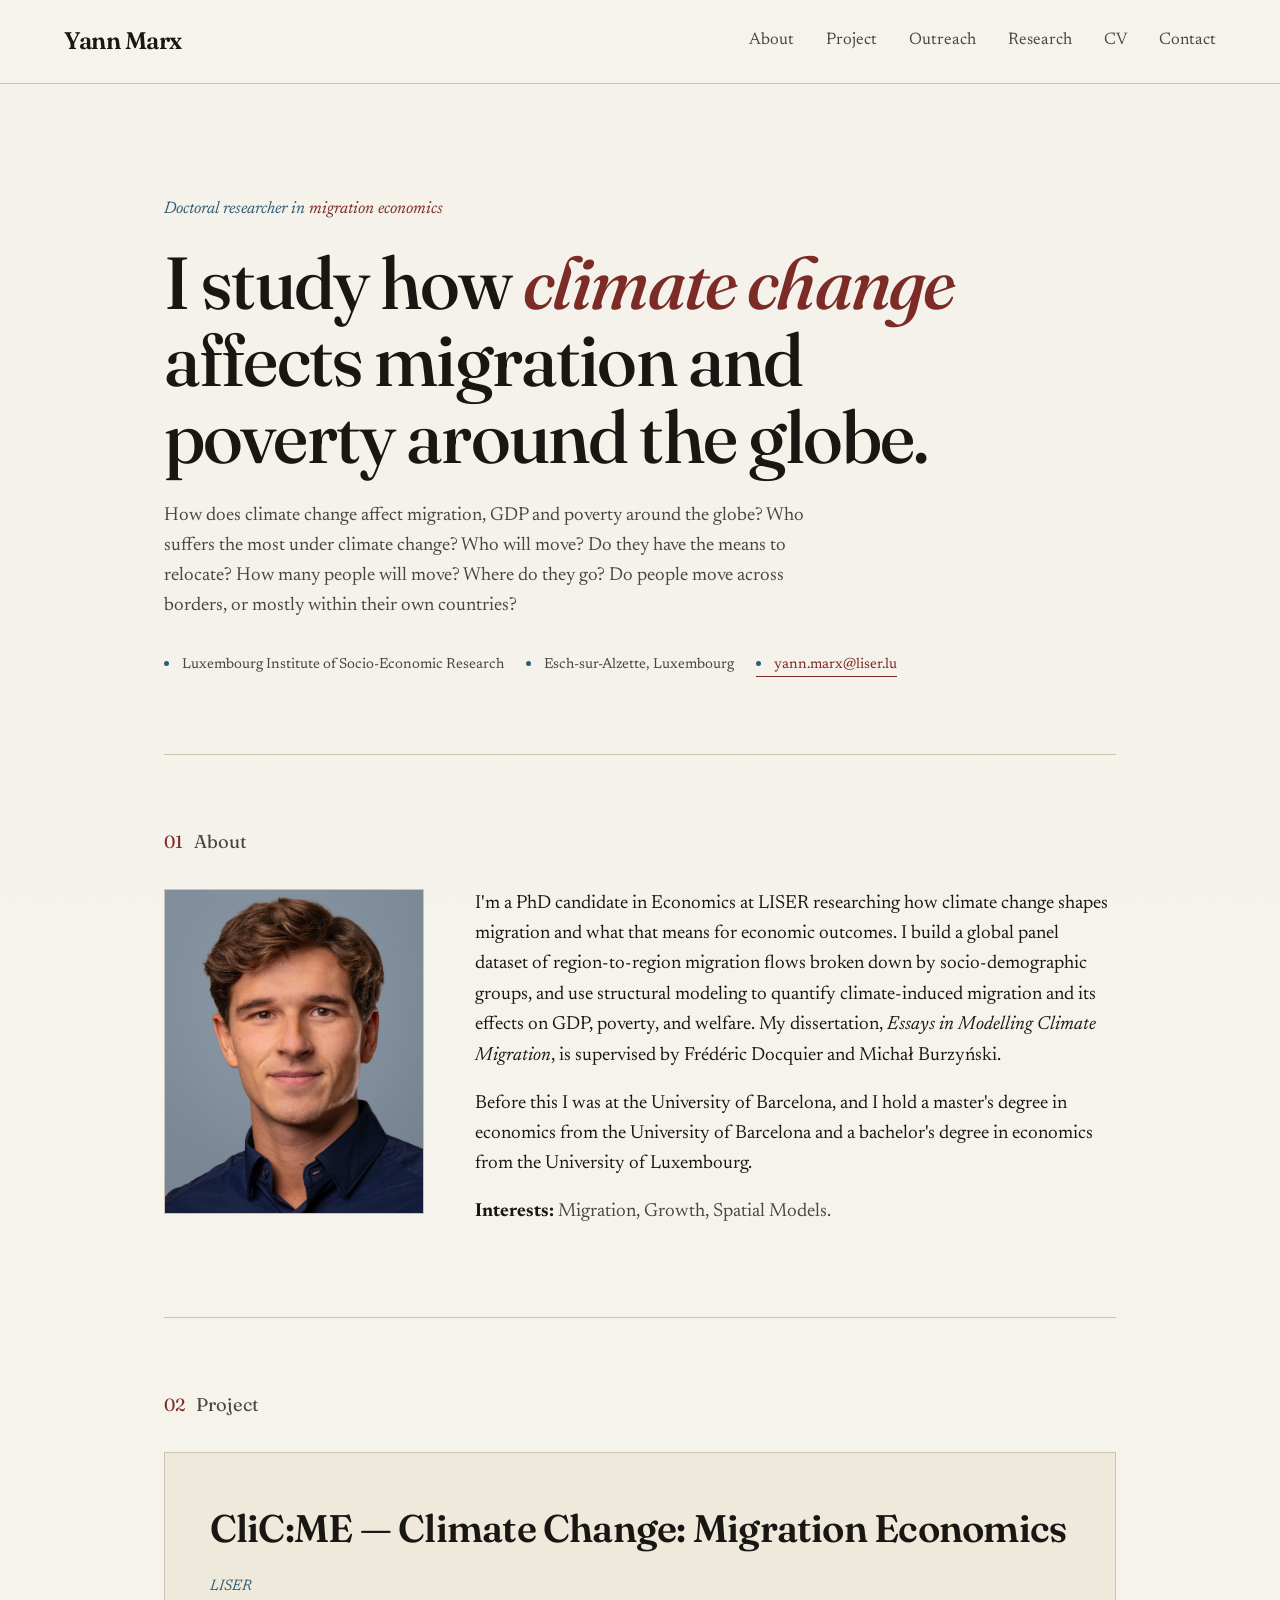
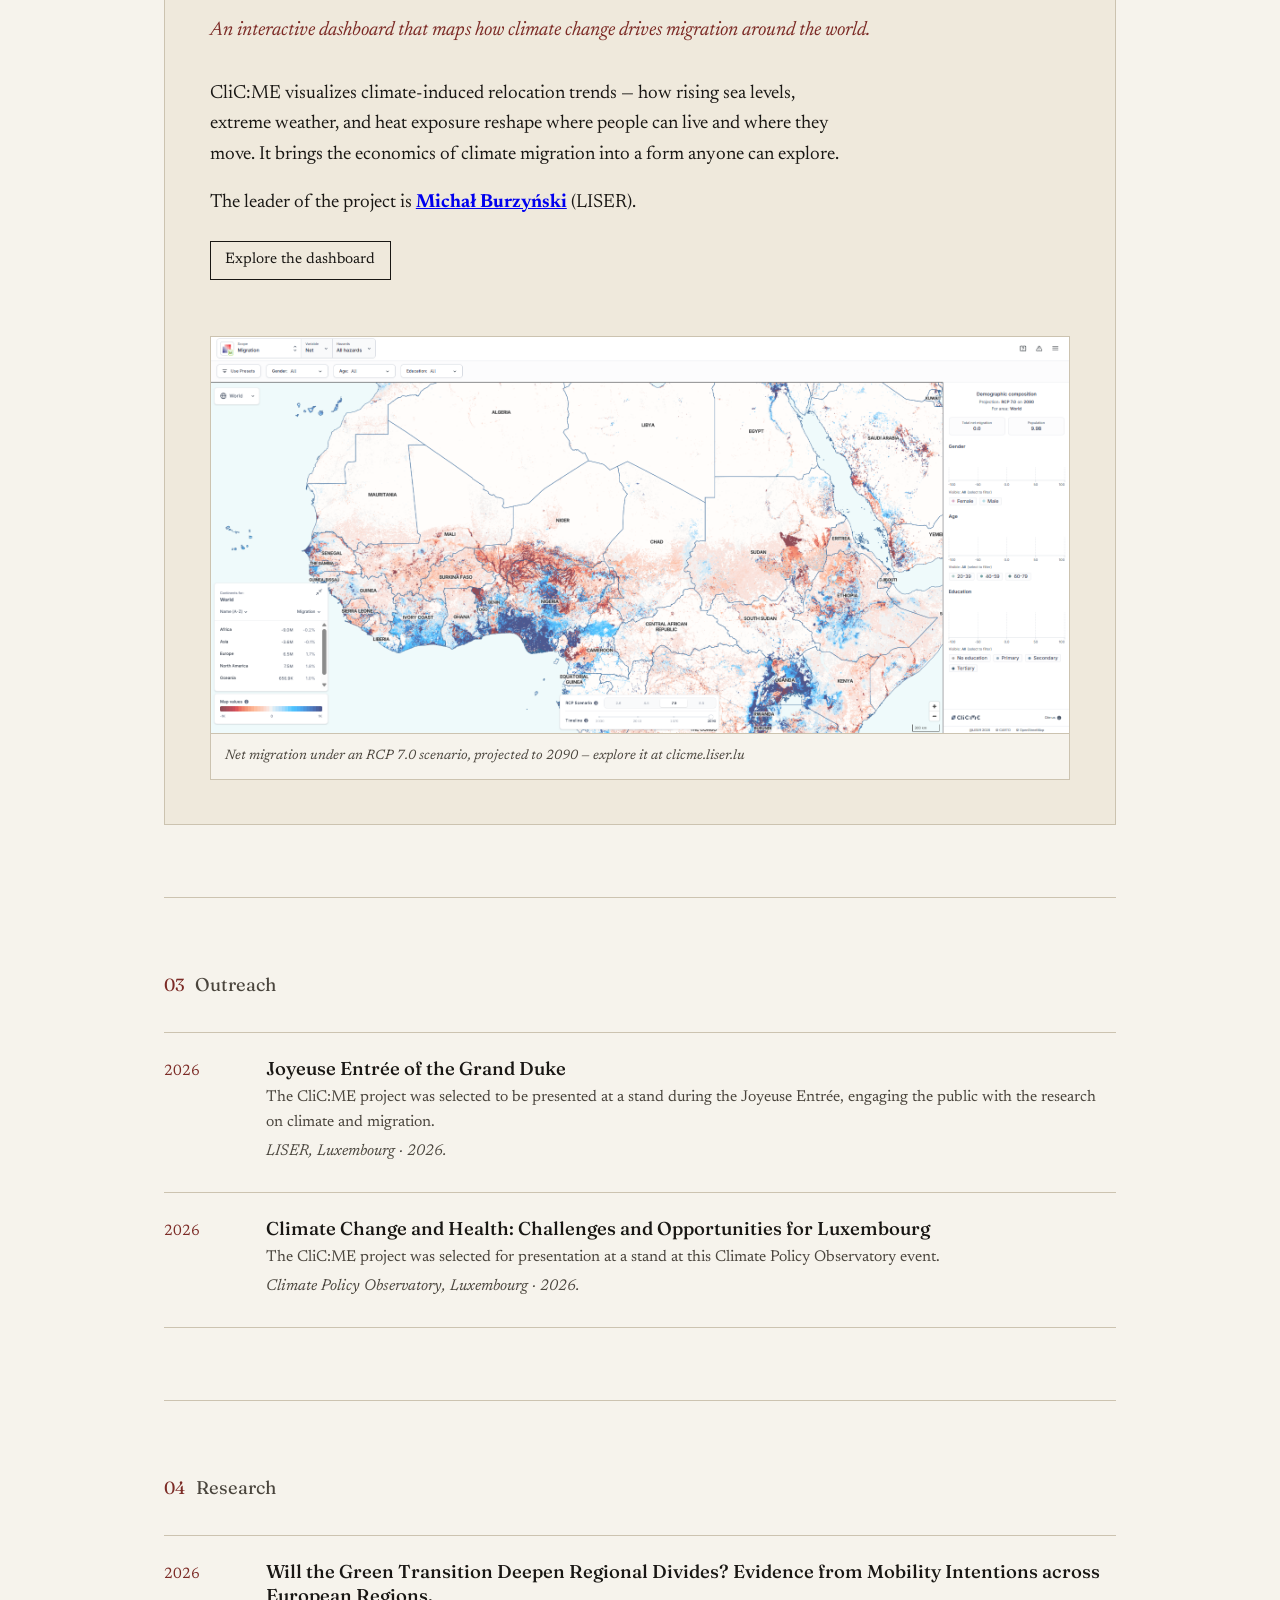
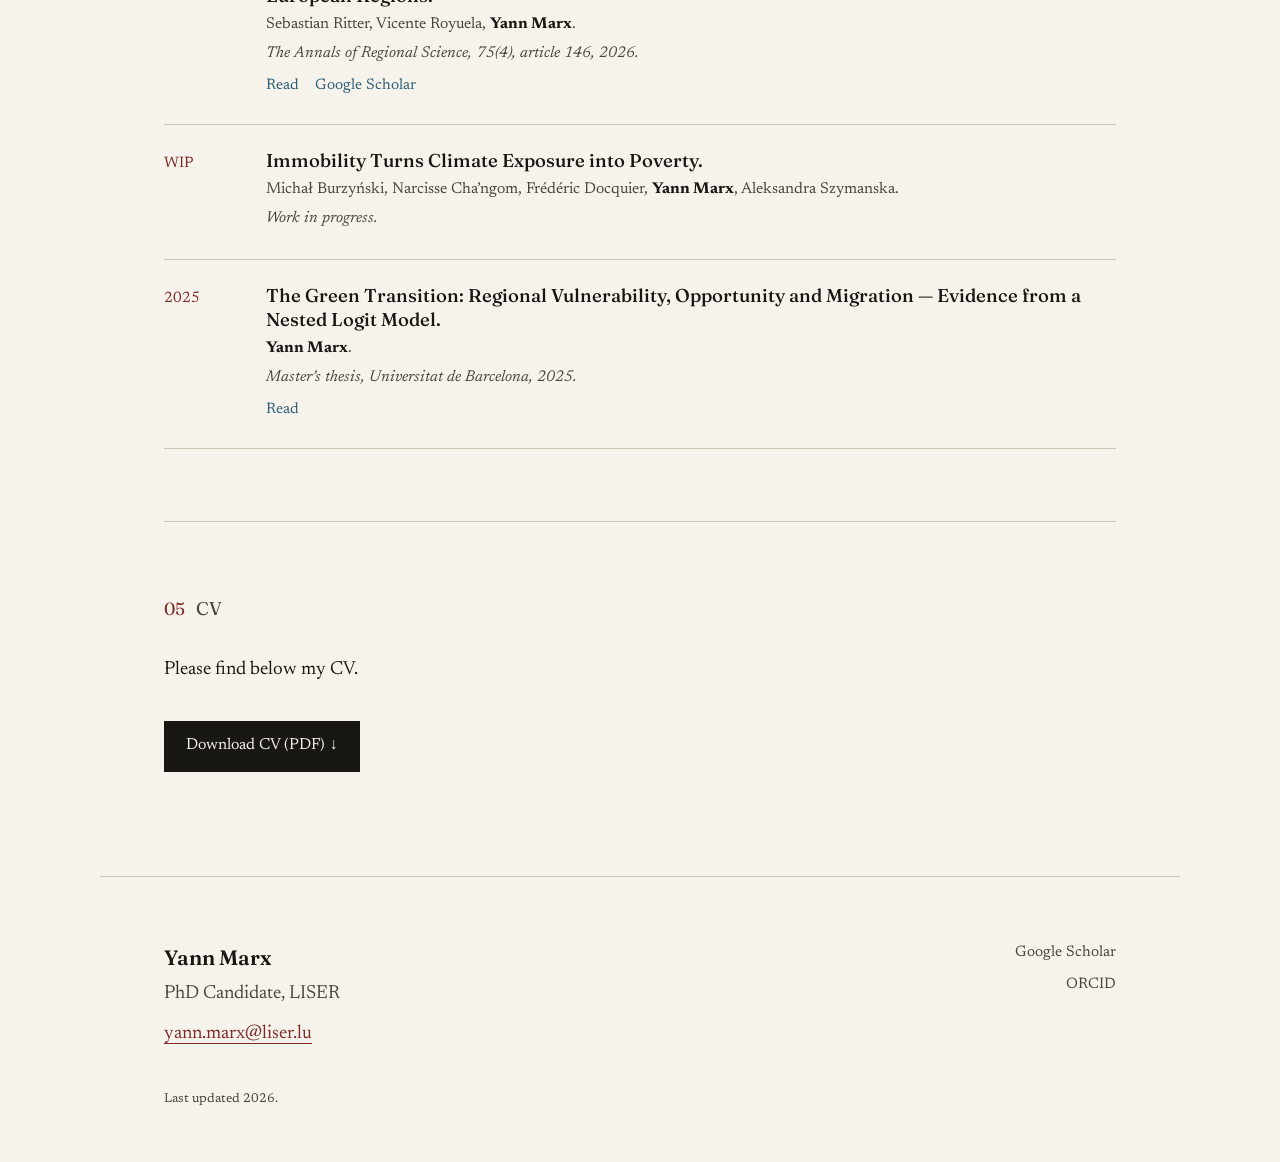
<file: index.html>
<!DOCTYPE html>
<html lang="en">
<head>
  <meta charset="UTF-8" />
  <meta name="viewport" content="width=device-width, initial-scale=1.0" />
  <title>Yann Marx — Research</title>
  <meta name="description" content="Yann Marx is a PhD candidate in economics at LISER (Luxembourg) researching how climate change affects migration and poverty." />
  <link rel="canonical" href="https://yannm05.github.io/" />
  <link rel="preconnect" href="https://fonts.googleapis.com" />
  <link rel="preconnect" href="https://fonts.gstatic.com" crossorigin />
  <link href="https://fonts.googleapis.com/css2?family=Fraunces:opsz,wght@9..144,400;9..144,500;9..144,600&family=Newsreader:ital,opsz,wght@0,6..72,400;0,6..72,500;1,6..72,400&family=IBM+Plex+Mono:wght@400;500&display=swap" rel="stylesheet" />
  <link rel="stylesheet" href="assets/css/style.css" />
  <script type="application/ld+json">
  {
    "@context": "https://schema.org",
    "@type": "Person",
    "name": "Yann Marx",
    "url": "https://yannm05.github.io/",
    "image": "https://yannm05.github.io/assets/img/portrait.jpg",
    "email": "mailto:yann.marx@liser.lu",
    "jobTitle": "PhD Candidate in Economics",
    "affiliation": {
      "@type": "Organization",
      "name": "Luxembourg Institute of Socio-Economic Research (LISER)",
      "url": "https://www.liser.lu/"
    },
    "alumniOf": [
      { "@type": "CollegeOrUniversity", "name": "University of Barcelona" },
      { "@type": "CollegeOrUniversity", "name": "University of Luxembourg" }
    ],
    "knowsAbout": ["Migration economics", "Climate migration", "Economic growth", "Spatial models"],
    "sameAs": [
      "https://orcid.org/0009-0007-8915-7512",
      "https://scholar.google.com/citations?user=q0lCUNcAAAAJ"
    ]
  }
  </script>
</head>
<body>
  <div class="grain" aria-hidden="true"></div>

  <header class="site-head">
    <a class="wordmark" href="#top">Yann Marx<span class="dot"></span></a>
    <nav class="nav">
      <a href="#about">About</a>
      <a href="#project">Project</a>
      <a href="#outreach">Outreach</a>
      <a href="#publications">Research</a>
      <a href="#cv">CV</a>
      <a href="#contact">Contact</a>
    </nav>
  </header>

  <main id="top">

    <!-- HERO -->
    <section class="hero">
      <p class="eyebrow">Doctoral researcher in <span class="field">migration economics</span></p>
      <h1 class="display">
        I study how <em>climate&nbsp;change</em><br />
        affects migration and poverty around the globe.
      </h1>
      <p class="lede">
        How does climate change affect migration, GDP and poverty around the globe? Who suffers the most under climate change? Who will move? Do they have the means to relocate? How many people will move? Where do they go? Do people move across borders, or mostly within their own countries?
      </p>
      <div class="hero-meta">
        <span class="meta-item">Luxembourg Institute of Socio-Economic Research </span>
        <span class="meta-item">Esch-sur-Alzette, Luxembourg</span>
        <a class="meta-item link" href="mailto:yann.marx@liser.lu">yann.marx@liser.lu</a>
      </div>
    </section>

    <!-- ABOUT -->
    <section id="about" class="block">
      <div class="block-label"><span>01</span> About</div>
      <div class="block-body two-col">
        <div class="portrait">
          <img src="assets/img/portrait.jpg" alt="Portrait of Yann Marx" />
        </div>
        <div class="prose">
          <p>
            I'm a PhD candidate in Economics at LISER researching how climate change shapes migration and what that means for economic outcomes.
            I build a global panel dataset of region-to-region migration flows broken down by socio-demographic groups, and use structural modeling to quantify climate-induced migration and its effects on GDP, poverty, and welfare.
            My dissertation, <em>Essays in Modelling Climate Migration</em>, is supervised by Fr&eacute;d&eacute;ric Docquier and Micha&#322; Burzy&#324;ski.
          </p>
          <p>
            Before this I was at the University of Barcelona, and I hold a master's degree in
            economics from the University of Barcelona and a bachelor's degree in economics from the University of Luxembourg.
          </p>
          <p class="interests">
            <strong>Interests:</strong> Migration, Growth, Spatial Models.
          </p>
        </div>
      </div>
    </section>

    <!-- FEATURED PROJECT -->
    <section id="project" class="block block--feature">
      <div class="block-label"><span>02</span> Project</div>
      <div class="feature-card">
        <div class="feature-head">
          <h2>CliC:ME &mdash; Climate Change: Migration Economics</h2>
          <p class="feature-status">LISER</p>
        </div>
        <p class="feature-lede">
          An interactive dashboard that maps how climate change drives migration around the world.
        </p>
        <div class="prose feature-prose">
          <p>
            CliC:ME visualizes climate-induced relocation trends &mdash; how rising sea
            levels, extreme weather, and heat exposure reshape where people can live and
            where they move. It brings the economics of climate migration into a form
            anyone can explore.
          </p>
          <p>
            The leader of the project is <a href="https://sites.google.com/site/mpburzynski/" target="_blank" rel="noopener"><strong>Micha&#322; Burzy&#324;ski</strong></a> (LISER).
          </p>
          <div class="feature-links">
            <a class="pill" href="https://clicme.liser.lu/">Explore the dashboard</a>
          </div>
        </div>
        <figure class="feature-figure feature-figure--wide">
          <a href="https://clicme.liser.lu/">
            <img src="assets/img/clicme.jpg" alt="The CliC:ME dashboard showing net migration across Africa under an RCP 7.0 climate scenario" onerror="this.parentNode.parentNode.classList.add('figure--empty')" />
          </a>
          <figcaption>Net migration under an RCP&nbsp;7.0 scenario, projected to 2090 &mdash; explore it at clicme.liser.lu</figcaption>
        </figure>
      </div>
    </section>

    <!-- OUTREACH -->
    <section id="outreach" class="block">
      <div class="block-label"><span>03</span> Outreach</div>
      <ol class="pub-list">
        <li class="pub media-item">
          <span class="pub-year">2026</span>
          <div class="pub-body">
            <p class="pub-title">Joyeuse Entr&eacute;e of the Grand Duke</p>
            <p class="pub-authors">The CliC:ME project was selected to be presented at a stand during the Joyeuse Entr&eacute;e, engaging the public with the research on climate and migration.</p>
            <p class="pub-venue">LISER, Luxembourg &middot; 2026.</p>
          </div>
        </li>
        <li class="pub media-item">
          <span class="pub-year">2026</span>
          <div class="pub-body">
            <p class="pub-title">Climate Change and Health: Challenges and Opportunities for Luxembourg</p>
            <p class="pub-authors">The CliC:ME project was selected for presentation at a stand at this Climate Policy Observatory event.</p>
            <p class="pub-venue">Climate Policy Observatory, Luxembourg &middot; 2026.</p>
          </div>
        </li>
      </ol>
    </section>

        <!-- PUBLICATIONS -->
    <section id="publications" class="block">
      <div class="block-label"><span>04</span> Research</div>
      <ol class="pub-list">
        <li class="pub">
          <span class="pub-year">2026</span>
          <div class="pub-body">
            <p class="pub-title">Will the Green Transition Deepen Regional Divides? Evidence from Mobility Intentions across European Regions.</p>
            <p class="pub-authors">Sebastian Ritter, Vicente Royuela, <strong>Yann Marx</strong>.</p>
            <p class="pub-venue"><em>The Annals of Regional Science</em>, 75(4), article 146, 2026.</p>
            <div class="pub-links">
              <a href="https://doi.org/10.1007/s00168-026-01583-7" target="_blank" rel="noopener">Read</a>
              <a href="https://scholar.google.com/citations?view_op=view_citation&amp;hl=en&amp;user=q0lCUNcAAAAJ&amp;citation_for_view=q0lCUNcAAAAJ:9yKSN-GCB0IC" target="_blank" rel="noopener">Google Scholar</a>
            </div>
          </div>
        </li>
        <li class="pub">
          <span class="pub-year">WIP</span>
          <div class="pub-body">
            <p class="pub-title">Immobility Turns Climate Exposure into Poverty.</p>
            <p class="pub-authors">Micha&#322; Burzy&#324;ski, Narcisse Cha&rsquo;ngom, Fr&eacute;d&eacute;ric Docquier, <strong>Yann Marx</strong>, Aleksandra Szymanska.</p>
            <p class="pub-venue">Work in progress.</p>
          </div>
        </li>
        <li class="pub">
          <span class="pub-year">2025</span>
          <div class="pub-body">
            <p class="pub-title">The Green Transition: Regional Vulnerability, Opportunity and Migration &mdash; Evidence from a Nested Logit Model.</p>
            <p class="pub-authors"><strong>Yann Marx</strong>.</p>
            <p class="pub-venue">Master&rsquo;s thesis, Universitat de Barcelona, 2025.</p>
            <div class="pub-links"><a href="https://hdl.handle.net/2445/221702">Read</a></div>
          </div>
        </li>
      </ol>
    </section>

    <!-- CV -->
    <section id="cv" class="block block--cv">
      <div class="block-label"><span>05</span> CV</div>
      <div class="block-body">
        <p class="prose">
          Please find below my CV.
        </p>
        <a class="download" href="assets/pdf/cv.pdf">Download CV (PDF) &darr;</a>
      </div>
    </section>

  </main>

  <footer id="contact" class="site-foot">
    <div class="foot-grid">
      <div>
        <p class="foot-name">Yann Marx</p>
        <p class="foot-line">PhD Candidate, LISER</p>
        <a class="foot-mail" href="mailto:yann.marx@liser.lu">yann.marx@liser.lu</a>
      </div>
      <nav class="foot-links">
        <a href="https://scholar.google.com/citations?user=q0lCUNcAAAAJ&hl=en">Google Scholar</a>
        <a href="https://orcid.org/0009-0007-8915-7512">ORCID</a>
      </nav>
    </div>
    <p class="colophon"> Last updated 2026.</p>
  </footer>

  <script>
    document.querySelectorAll('.nav a, .foot-links a[href^="#"]').forEach(a => {
      a.addEventListener('click', e => {
        const id = a.getAttribute('href');
        if (id.length > 1 && document.querySelector(id)) {
          e.preventDefault();
          document.querySelector(id).scrollIntoView({ behavior: 'smooth' });
        }
      });
    });
  </script>
</body>
</html>
</file>
<file: assets/css/style.css>
:root {
  --paper:      #f6f3ec;
  --paper-2:    #efe9dc;
  --ink:        #191714;
  --ink-soft:   #4a453d;
  --oxblood:    #7c2b26;
  --marginalia: #2f5d73;
  --rule:       #ccc3b0;
  --measure:    64ch;
}

* { box-sizing: border-box; }

html { scroll-behavior: smooth; }

body {
  margin: 0;
  background: var(--paper);
  color: var(--ink);
  font-family: "Newsreader", Georgia, serif;
  font-size: 19px;
  line-height: 1.6;
  -webkit-font-smoothing: antialiased;
}

.grain {
  position: fixed; inset: 0; pointer-events: none; z-index: 0; opacity: .035;
  background-image: url("data:image/svg+xml,%3Csvg xmlns='http://www.w3.org/2000/svg' width='120' height='120'%3E%3Cfilter id='n'%3E%3CfeTurbulence type='fractalNoise' baseFrequency='.9' numOctaves='2'/%3E%3C/filter%3E%3Crect width='100%25' height='100%25' filter='url(%23n)'/%3E%3C/svg%3E");
}

main, .site-head, .site-foot { position: relative; z-index: 1; }

.site-head {
  display: flex; align-items: center; justify-content: space-between;
  padding: 1.4rem clamp(1.2rem, 5vw, 4rem);
  border-bottom: 1px solid var(--rule);
  position: sticky; top: 0;
  background: color-mix(in oklab, var(--paper) 88%, transparent);
  backdrop-filter: blur(6px);
}
.wordmark {
  font-family: "Fraunces", serif; font-weight: 600; font-size: 1.5rem;
  letter-spacing: -.02em; color: var(--ink); text-decoration: none;
}
.wordmark .dot { color: var(--oxblood); }
.nav { display: flex; gap: clamp(.9rem, 2.5vw, 2rem); flex-wrap: wrap; }
.nav a {
  font-family: "Newsreader", Georgia, serif; font-size: 1.05rem;
  text-transform: none; letter-spacing: 0;
  color: var(--ink-soft); text-decoration: none; padding-bottom: 2px;
  border-bottom: 1px solid transparent; transition: .2s;
}
.nav a:hover { color: var(--oxblood); border-color: var(--oxblood); }

main { max-width: 1080px; margin: 0 auto; padding: 0 clamp(1.2rem, 5vw, 4rem); }

.hero { padding: clamp(3.5rem, 9vw, 7rem) 0 clamp(3rem, 6vw, 5rem); }
.eyebrow {
  font-family: "Newsreader", Georgia, serif; font-size: 1.05rem;
  font-style: italic; letter-spacing: 0; color: var(--marginalia);
  margin: 0 0 1.4rem;
}
.eyebrow .field { color: var(--oxblood); }
.display {
  font-family: "Fraunces", serif; font-weight: 500;
  font-size: clamp(2.4rem, 6.5vw, 4.6rem); line-height: 1.04;
  letter-spacing: -.025em; margin: 0 0 1.6rem; max-width: 18ch;
}
.display em { font-style: italic; color: var(--oxblood); }
.lede { max-width: var(--measure); font-size: 1.18rem; color: var(--ink-soft); margin: 0 0 2rem; }
.hero-meta { display: flex; flex-wrap: wrap; gap: 1.4rem; }
.meta-item {
  font-family: "Newsreader", Georgia, serif; font-size: .9rem;
  letter-spacing: 0; color: var(--ink-soft);
  padding-left: 1.1rem; position: relative;
}
.meta-item::before { content: ""; position: absolute; left: 0; top: .55em; width: 5px; height: 5px; background: var(--marginalia); border-radius: 50%; }
.meta-item.link { color: var(--oxblood); text-decoration: none; border-bottom: 1px solid currentColor; }

.block { padding: clamp(2.6rem, 6vw, 4.5rem) 0; border-top: 1px solid var(--rule); }
.block-label {
  font-family: "Fraunces", serif; font-size: 1.15rem;
  text-transform: none; letter-spacing: 0; color: var(--ink-soft);
  margin-bottom: 2rem; display: flex; align-items: baseline; gap: .7rem;
}
.block-label span { color: var(--oxblood); font-size: 1.1rem; }
.prose { max-width: var(--measure); }
.prose p { margin: 0 0 1.1rem; }
.interests { font-family: "Newsreader", serif; color: var(--ink-soft); }
.interests strong { color: var(--ink); }

.two-col { display: grid; grid-template-columns: minmax(0, 260px) 1fr; gap: clamp(1.5rem, 4vw, 3.5rem); align-items: start; }
.portrait { position: relative; aspect-ratio: 4/5; background: var(--paper-2); border: 1px solid var(--rule); overflow: hidden; }
.portrait img { width: 100%; height: 100%; object-fit: cover; display: block; }
.portrait-fallback {
  position: absolute; inset: 0; display: none; align-items: center; justify-content: center; text-align: center;
  font-family: "Newsreader", Georgia, serif; font-size: .8rem; color: var(--ink-soft); padding: 1rem; line-height: 1.6;
}
.portrait--empty .portrait-fallback { display: flex; }

.block--feature .feature-card {
  background: var(--paper-2); border: 1px solid var(--rule);
  padding: clamp(1.6rem, 4vw, 2.8rem);
}
.feature-head { display: flex; align-items: baseline; justify-content: space-between; gap: 1rem; flex-wrap: wrap; }
.feature-head h2 { font-family: "Fraunces", serif; font-weight: 600; font-size: clamp(1.6rem, 3.5vw, 2.4rem); letter-spacing: -.02em; margin: 0; }
.feature-status { font-family: "Newsreader", Georgia, serif; font-size: .95rem; font-style: italic; color: var(--marginalia); margin: 0; }
.feature-lede { font-size: 1.24rem; font-style: italic; color: var(--oxblood); max-width: var(--measure); margin: 1rem 0 2rem; }
.feature-grid { display: grid; grid-template-columns: 1fr 1fr; gap: clamp(1.5rem, 4vw, 3rem); align-items: start; }
.feature-links { display: flex; gap: .6rem; flex-wrap: wrap; margin-top: 1.4rem; }
.pill {
  font-family: "Newsreader", Georgia, serif; font-size: .95rem; text-transform: none; letter-spacing: 0;
  text-decoration: none; color: var(--ink); border: 1px solid var(--ink); padding: .4rem .9rem; transition: .2s;
}
.pill:hover { background: var(--ink); color: var(--paper); }
.feature-figure { margin: 0; border: 1px solid var(--rule); background: var(--paper); }
.feature-figure img { width: 100%; display: block; }
.feature-figure figcaption { font-family: "Newsreader", Georgia, serif; font-size: .85rem; font-style: italic; color: var(--ink-soft); padding: .7rem .9rem; border-top: 1px solid var(--rule); }
.figure--empty img { display: none; }
.figure--empty figcaption { min-height: 160px; display: flex; align-items: center; }

.pub-list { list-style: none; margin: 0; padding: 0; }
.pub { display: grid; grid-template-columns: 5rem 1fr; gap: 1.4rem; padding: 1.5rem 0; border-bottom: 1px solid var(--rule); }
.pub:first-child { border-top: 1px solid var(--rule); }
.pub-year { font-family: "Newsreader", Georgia, serif; font-size: .95rem; color: var(--oxblood); padding-top: .2rem; }
.pub-body p { margin: 0 0 .25rem; }
.pub-title { font-family: "Fraunces", serif; font-weight: 500; font-size: 1.16rem; line-height: 1.3; }
.pub-authors { color: var(--ink-soft); font-size: .98rem; }
.pub-authors strong { color: var(--ink); }
.pub-venue { font-style: italic; color: var(--ink-soft); font-size: .98rem; }
.pub-links { display: flex; gap: 1rem; margin-top: .5rem; }
.pub-links a { font-family: "Newsreader", Georgia, serif; font-size: .95rem; text-transform: none; letter-spacing: 0; color: var(--marginalia); text-decoration: none; border-bottom: 1px solid transparent; }
.pub-links a:hover { border-color: var(--marginalia); }

.download {
  display: inline-block; margin-top: 1rem; font-family: "Newsreader", Georgia, serif;
  font-size: 1rem; letter-spacing: 0; text-decoration: none;
  color: var(--paper); background: var(--ink); padding: .8rem 1.4rem; transition: .2s;
}
.download:hover { background: var(--oxblood); }

.site-foot { border-top: 1px solid var(--rule); margin-top: 2rem; padding: clamp(2.5rem, 6vw, 4rem) clamp(1.2rem, 5vw, 4rem) 2.5rem; max-width: 1080px; margin-left: auto; margin-right: auto; }
.foot-grid { display: flex; justify-content: space-between; gap: 2rem; flex-wrap: wrap; }
.foot-name { font-family: "Fraunces", serif; font-weight: 600; font-size: 1.3rem; margin: 0 0 .3rem; }
.foot-line { color: var(--ink-soft); margin: 0 0 .6rem; }
.foot-mail { color: var(--oxblood); text-decoration: none; border-bottom: 1px solid currentColor; }
.foot-links { display: flex; flex-direction: column; gap: .5rem; align-items: flex-end; }
.foot-links a { font-family: "Newsreader", Georgia, serif; font-size: .95rem; color: var(--ink-soft); text-decoration: none; }
.foot-links a:hover { color: var(--oxblood); }
.colophon { font-family: "Newsreader", Georgia, serif; font-size: .8rem; color: var(--ink-soft); margin-top: 2.5rem; }

@media (max-width: 720px) {
  body { font-size: 18px; }
  .two-col { grid-template-columns: 1fr; }
  .portrait { max-width: 220px; }
  .feature-grid { grid-template-columns: 1fr; }
  .pub { grid-template-columns: 3.5rem 1fr; gap: 1rem; }
  .foot-links { align-items: flex-start; }
}

@media (prefers-reduced-motion: reduce) {
  html { scroll-behavior: auto; }
  * { transition: none !important; }
}

a:focus-visible { outline: 2px solid var(--marginalia); outline-offset: 3px; }

.feature-prose { max-width: var(--measure); }
.feature-figure--wide { margin-top: 3.5rem; }
.feature-figure--wide img { width: 100%; height: auto; display: block; }
.feature-figure--wide a { display: block; }
</file>
